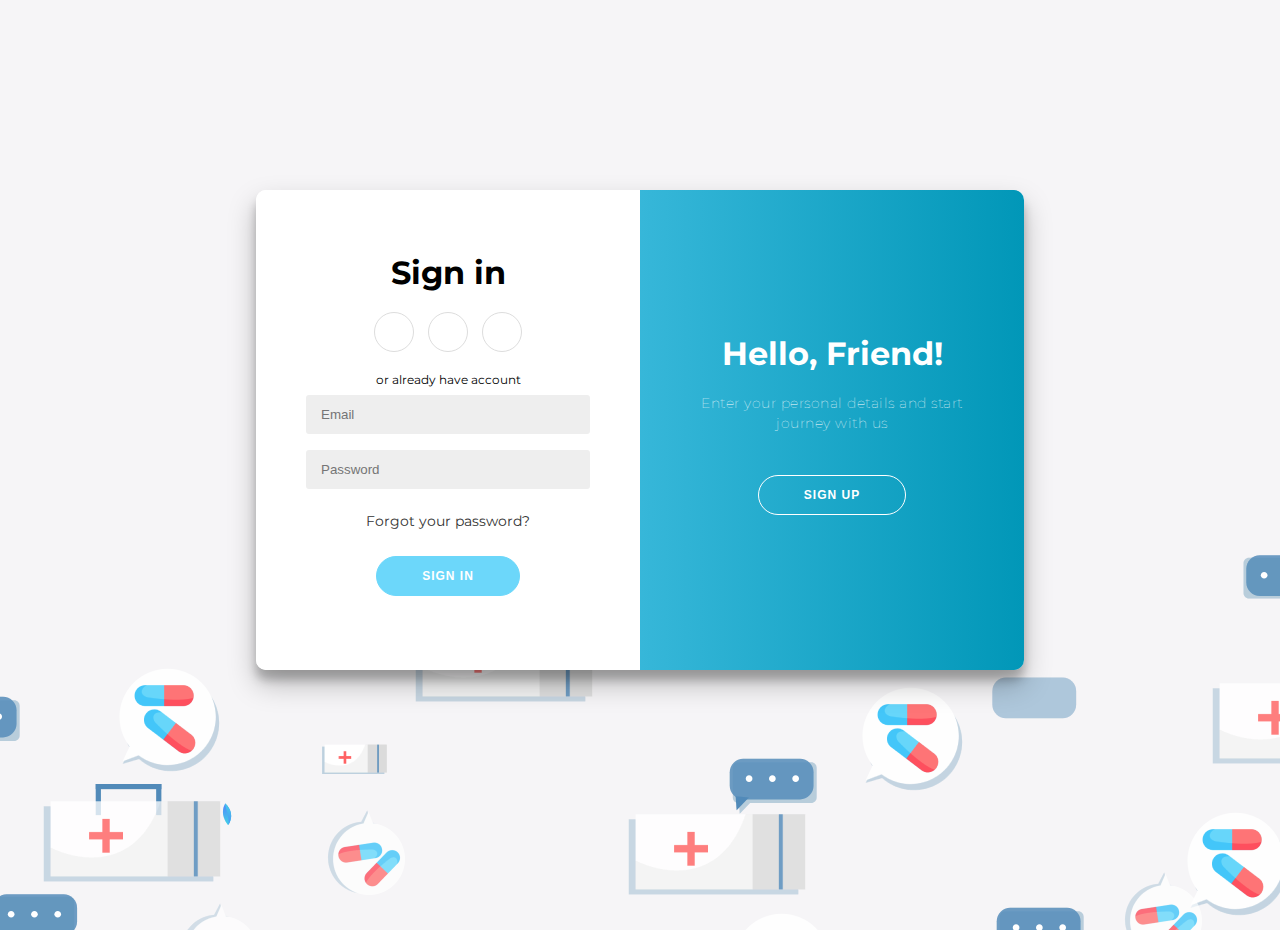
<file: index.html>
<!DOCTYPE html>
<html lang="en">
<head>
  <meta charset="UTF-8" />
  <meta name="viewport" content="width=device-width, initial-scale=1.0" />
  <title>MedApp</title>
  <!-- Link to external stylesheet for login page -->
  <link href="styles/login.css" rel="stylesheet" type="text/css" />
  <!-- Link to Font Awesome for icons -->
  <link
    rel="stylesheet"
    href="https://cdnjs.cloudflare.com/ajax/libs/font-awesome/6.5.2/css/all.min.css"
    integrity="sha512-SnH5WK+bZxgPHs44uWIX+LLJAJ9/2PkPKZ5QiAj6Ta86w+fsb2TkcmfRyVX3pBnMFcV7oQPJkl9QevSCWr3W6A=="
    crossorigin="anonymous"
    referrerpolicy="no-referrer"
  />
</head>
<body>
  <div class="container" id="container">
    <!-- Sign up form -->
    <div class="form-container sign-up-container">
      <form id="signUpForm" action="#">
        <h1>Create Account</h1>
        <!-- Social login options -->
        <div class="social-container">
          <a href="#" class="social"><i class="fab fa-facebook-f"></i> </a>
          <a href="#" class="social"><i class="fab fa-google-plus-g"></i></a>
          <a href="#" class="social"><i class="fab fa-linkedin-in"></i></a>
        </div>
        <!-- Instructions -->
        <span>or use your email for registration</span>
        <!-- Input fields for sign up -->
        <input type="text" id="signUpName" placeholder="Name" required />
        <input type="email" id="signUpEmail" placeholder="Email" required />
        <input
          type="password"
          id="signUpPassword"
          placeholder="Password"
          required
        />
        <input
          type="password"
          id="signUpConfirmPassword"
          placeholder="Confirm Password"
          required
        />
        <!-- Sign up button -->
        <button type="submit">Sign Up</button>
        <!-- Button for switching to sign in -->
        <button class="mobSignupBtn signIn">Already have an account</button>
      </form>
    </div>
    <!-- Sign in form -->
    <div class="form-container sign-in-container">
      <form action="#">
        <h1>Sign in</h1>
        <!-- Social login options -->
        <div class="social-container">
          <a href="#" class="social"><i class="fab fa-facebook-f"></i></a>
          <a href="#" class="social"><i class="fab fa-google-plus-g"></i></a>
          <a href="#" class="social"><i class="fab fa-linkedin-in"></i></a>
        </div>
        <!-- Instructions -->
        <span>or already have account</span>
        <!-- Input fields for sign in -->
        <input type="email" id="signInEmail" placeholder="Email" required />
        <input
          type="password"
          id="signInPassword"
          placeholder="Password"
          required
        />
        <!-- Forgot password link -->
        <a href="#">Forgot your password?</a>
        <!-- Sign in button -->
        <button type="submit">Sign In</button>
        <!-- Button for switching to sign up -->
        <button class="mobSignupBtn signUp" id="signUp">Create an account</button>
      </form>
    </div>
    <!-- Overlay for switching between sign up and sign in -->
    <div class="overlay-container">
      <div class="overlay">
        <!-- Left panel for sign in -->
        <div class="overlay-panel overlay-left">
          <h1>Welcome Back!</h1>
          <p>To keep connected with us please login with your personal info</p>
          <button class="signIn ghost">Sign In</button>
        </div>
        <!-- Right panel for sign up -->
        <div class="overlay-panel overlay-right">
          <h1>Hello, Friend!</h1>
          <p>Enter your personal details and start journey with us</p>
          <button class="signUp ghost">Sign Up</button>
        </div>
      </div>
    </div>
  </div>

  <!-- JavaScript for handling sign up/sign in switching and form submission -->
  <script>
    // Selecting sign up and sign in buttons and the main container
    const signUpButtons = document.getElementsByClassName("signUp");
    const signInButtons = document.getElementsByClassName("signIn");
    const container = document.getElementById("container");

    // Adding event listeners to sign up buttons
    for (let i = 0; i < signUpButtons.length; i++) {
      signUpButtons[i].addEventListener("click", () => {
        container.classList.add("right-panel-active");
      });
    }
    // Adding event listeners to sign in buttons
    for (let i = 0; i < signInButtons.length; i++) {
      signInButtons[i].addEventListener("click", () => {
        container.classList.remove("right-panel-active");
      });
    }

    // Selecting elements from sign up form
    const signUpForm = document.getElementById("signUpForm");
    const signUpName = document.getElementById("signUpName");
    const signUpEmail = document.getElementById("signUpEmail");
    const signUpPassword = document.getElementById("signUpPassword");
    const signUpConfirmPassword = document.getElementById("signUpConfirmPassword");

    // Adding event listener to sign up form submission
    signUpForm.addEventListener("submit", function (event) {
      event.preventDefault(); // Preventing the form from submitting

      // Retrieving values from form fields
      const name = signUpName.value.trim();
      const email = signUpEmail.value.trim();
      const password = signUpPassword.value.trim();
      const confirmPassword = signUpConfirmPassword.value.trim();

      // Basic form validation
      if (name === "" || email === "" || password === "" || confirmPassword === "") {
        alert("Please fill in all fields");
        return;
      }

      if (password !== confirmPassword) {
        alert("Passwords do not match");
        return;
      }

      // For demonstration purposes, logging the values (can be replaced with actual registration logic)
      console.log("Name:", name);
      console.log("Email:", email);
      console.log("Password:", password);
      console.log("Confirm Password:", confirmPassword);

      // Redirecting to registration page
      window.location.href = "registration.html";

      // Clearing the form fields
      signUpName.value = "";
      signUpEmail.value = "";
      signUpPassword.value = "";
      signUpConfirmPassword.value = "";
    });
  </script>

  <!-- JavaScript for background parallax effect -->
  <script>
    (function () {
      // Adding event listener for mouse movement
      document.addEventListener("mousemove", parallax);
      const elem = document.querySelector("body");

      // Function for parallax effect
      function parallax(e) {
        let _w = window.innerWidth / 2;
        let _h = window.innerHeight / 2;
        let _mouseX = e.clientX;
        let _mouseY = e.clientY;
        let _depth1 = `${50 - (_mouseX - _w) * 0.01}% ${50 - (_mouseY - _h) * 0.01}%`;
        let _depth2 = `${50 - (_mouseX - _w) * 0.02}% ${50 - (_mouseY - _h) * 0.02}%`;
        let _depth3 = `${50 - (_mouseX - _w) * 0.06}% ${50 - (_mouseY - _h) * 0.06}%`;
        let x = `${_depth3}, ${_depth2}, ${_depth1}`;
        console.log(x);
        elem.style.backgroundPosition = x;
      }
    })();
  </script>
</body>
</html>
</file>
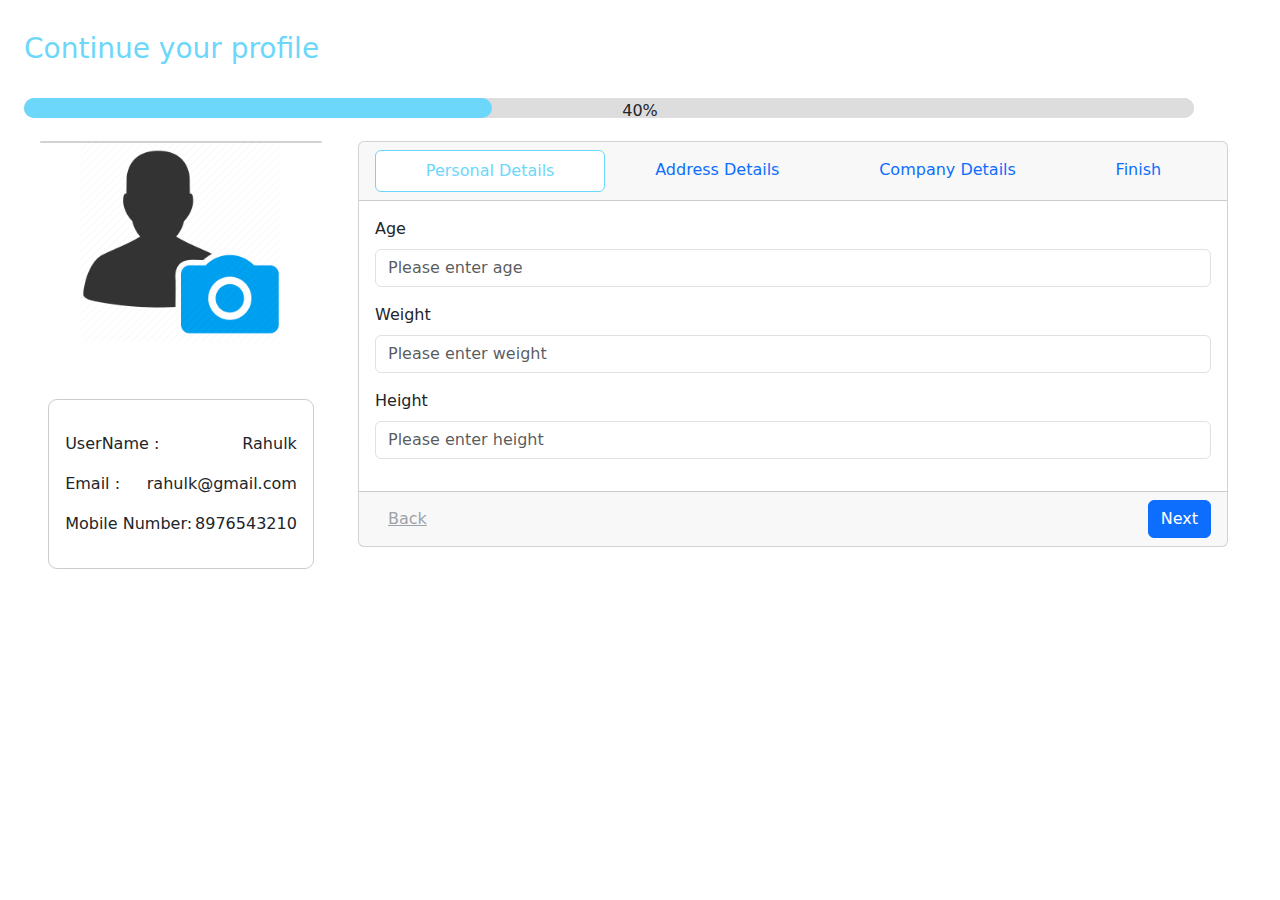
<file: registration.html>
<!DOCTYPE html>
<html lang="en">
  <head>
    <meta charset="UTF-8" />
    <meta name="viewport" content="width=device-width, initial-scale=1.0" />
    <title>Complete user Details</title>
    <link
      rel="stylesheet"
      href="https://cdn.jsdelivr.net/npm/bootstrap@5.0.2/dist/css/bootstrap.min.css"
    />
    <link rel="stylesheet" href="main.css" />
    <script src="https://code.jquery.com/jquery-3.6.1.min.js"></script>
  </head>
  <body>
    <header></header>

    <section class="mt-4 registrationBox shadow-none m-lg-4">
      <h3>Continue your profile</h3>
      <div class="progress-bar__wrapper">
        <label class="progress-bar__value" htmlFor="progress-bar"> 40% </label>
        <progress id="progress-bar" value="40" max="100"></progress>
      </div>
      <div class="row m-1">
        <div class="col-lg-3 col-12">
          <div class="profilePicDiv">
            <div class="card">
              <div class="imgAvatar">
                <input type="file" />
              </div>
            </div>
          </div>
          <div class="userDetails">
            <div class="nameText">
              <span> UserName :</span>
              <span> Rahulk</span>
            </div>
            <div class="nameText">
              <span> Email :</span>
              <span> rahulk@gmail.com</span>
            </div>
            <div class="nameText">
              <span> Mobile Number:</span>
              <span> 8976543210</span>
            </div>
          </div>
        </div>
        <div class="detailsDiv col-lg-9 col-12">
          <div class="container shadow-none">
            <form class="card">
              <div class="card-header">
                <nav class="nav nav-pills nav-fill">
                  <a class="nav-link tab-pills" href="#">Personal Details</a>
                  <a class="nav-link tab-pills" href="#">Address Details</a>
                  <a class="nav-link tab-pills" href="#">Company Details</a>
                  <a class="nav-link tab-pills" href="#">Finish</a>
                </nav>
              </div>
              <div class="card-body">
                <div class="tab d-none">
                  <div class="mb-3">
                    <label for="name" class="form-label">Age</label>
                    <input
                      type="text"
                      class="form-control"
                      name="name"
                      id="name"
                      placeholder="Please enter age"
                    />
                  </div>
                  <div class="mb-3">
                    <label for="email" class="form-label">Weight</label>
                    <input
                      type="text"
                      class="form-control"
                      name="email"
                      id="email"
                      placeholder="Please enter weight"
                    />
                  </div>
                  <div class="mb-3">
                    <label for="password" class="form-label">Height</label>
                    <input
                      type="text"
                      class="form-control"
                      name="password"
                      id="password"
                      placeholder="Please enter height"
                    />
                  </div>
                </div>

                <div class="tab d-none">
                  <div class="mb-3">
                    <label for="name" class="form-label">Address 1</label>
                    <input
                      type="text"
                      class="form-control"
                      name="name"
                      id="name"
                      placeholder="Please enter address 1"
                    />
                  </div>
                  <div class="mb-3">
                    <label for="email" class="form-label">Address 2</label>
                    <input
                      type="email"
                      class="form-control"
                      name="email"
                      id="email"
                      placeholder="Please enter address 2"
                    />
                  </div>
                  <div class="row">
                    <div class="mb-3 col-md-6">
                      <label for="city" class="form-label">City</label>
                      <input
                        type="text"
                        class="form-control"
                        name="city"
                        id="city"
                        placeholder="Please enter city"
                      />
                    </div>
                    <div class="mb-3 col-md-6">
                      <label for="state" class="form-label">State</label>
                      <input
                        type="state"
                        class="form-control"
                        name="state"
                        id="state"
                        placeholder="Please enter state"
                      />
                    </div>
                  </div>
                </div>

                <div class="tab d-none">
                  <div class="mb-3">
                    <label for="company_name" class="form-label"
                      >Company Name</label
                    >
                    <input
                      type="text"
                      class="form-control"
                      name="company_name"
                      id="company_name"
                      placeholder="Please enter company name"
                    />
                  </div>
                  <div class="mb-3">
                    <label for="company_address" class="form-label"
                      >Company Address</label
                    >
                    <textarea
                      class="form-control"
                      name="company_address"
                      id="company_address"
                      placeholder="Please enter company address"
                    ></textarea>
                  </div>
                </div>

                <div class="tab d-none">
                  <p>All Set! Please submit to continue. Thank you</p>
                </div>
              </div>
              <div class="card-footer text-end">
                <div class="d-flex">
                  <button
                    type="button"
                    id="back_button"
                    class="btn btn-link"
                    onclick="back()"
                  >
                    Back
                  </button>
                  <button
                    type="button"
                    id="next_button"
                    class="btn btn-primary ms-auto"
                    onclick="next()"
                  >
                    Next
                  </button>
                </div>
              </div>
            </form>
          </div>
        </div>
      </div>
    </section>

    <script>
      var current = 0;
      var tabs = $(".tab");
      var tabs_pill = $(".tab-pills");

      loadFormData(current);

      function loadFormData(n) {
        $(tabs_pill[n]).addClass("active");
        $(tabs[n]).removeClass("d-none");
        $("#back_button").attr("disabled", n == 0 ? true : false);
        n == tabs.length - 1
          ? $("#next_button").text("Submit").removeAttr("onclick")
          : $("#next_button")
              .attr("type", "button")
              .text("Next")
              .attr("onclick", "next()");
      }

      function next() {
        $(tabs[current]).addClass("d-none");
        $(tabs_pill[current]).removeClass("active");

        current++;
        loadFormData(current);
      }

      function back() {
        $(tabs[current]).addClass("d-none");
        $(tabs_pill[current]).removeClass("active");

        current--;
        loadFormData(current);
      }
    </script>
  </body>
</html>
</file>
<file: styles/login.css>
@import url("https://fonts.googleapis.com/css?family=Montserrat:400,800");
@import url("https://fonts.googleapis.com/css?family=Montserrat:400,800");
* {
  box-sizing: border-box;
}

body {
  background: #f6f5f7;
  display: flex;
  justify-content: center;
  align-items: center;
  flex-direction: column;
  font-family: "Montserrat", sans-serif;
  height: 100vh;
  margin: -20px 0 50px;
  cursor: url("/assets/icons/pointer2.svg"), auto !important;
}

h1 {
  font-weight: bold;
  margin: 0;
}

h2 {
  text-align: center;
}

p {
  font-size: 14px;
  font-weight: 100;
  line-height: 20px;
  letter-spacing: 0.5px;
  margin: 20px 0 30px;
}

span {
  font-size: 12px;
}

a {
  color: #333;
  font-size: 14px;
  text-decoration: none;
  margin: 15px 0;
}

.mobSignupBtn {
  border: 0px solid #6cd7fa;
  padding: 0.7rem;
  background: #fff;
  color: #6cd7fa;
  margin: 1rem;
  width: 100%;
}

button {
  border-radius: 20px;
  border: 1px solid #6cd7fa;
  background-color: #6cd7fa;
  color: #FFFFFF;
  font-size: 12px;
  font-weight: bold;
  padding: 12px 45px;
  letter-spacing: 1px;
  text-transform: uppercase;
  transition: transform 80ms ease-in;
  cursor: pointer;
  margin: 0.7rem;
}
button:hover {
  letter-spacing: 1.25px;
}

button:active {
  transform: scale(0.95);
}

button:focus {
  outline: none;
}

button.ghost {
  background-color: transparent;
  border-color: #FFFFFF;
}

form {
  background-color: #FFFFFF;
  display: flex;
  align-items: center;
  justify-content: center;
  flex-direction: column;
  padding: 0 50px;
  height: 100%;
  text-align: center;
}

input {
  background-color: #eee;
  border: none;
  padding: 12px 15px;
  margin: 8px 0;
  width: 100%;
  border-radius: 3px;
}

.container {
  background-color: #fff;
  border-radius: 10px;
  box-shadow: 0 7px 14px rgba(0, 0, 0, 0.15), 0 2px 2px rgba(0, 0, 0, 0);
  position: relative;
  overflow: hidden;
  width: 768px;
  max-width: 94%;
  min-height: 540px;
}

.form-container {
  position: absolute;
  top: 0;
  height: 100%;
  transition: all 0.43s ease-in-out;
}

.sign-in-container {
  left: 0;
  width: 100%;
  z-index: 2;
}

.container.right-panel-active .sign-in-container {
  transform: translateX(100%);
}

.sign-up-container {
  left: 0;
  width: 100%;
  opacity: 0;
  z-index: 1;
}

.container.right-panel-active .sign-up-container {
  transform: translateX(0%);
  opacity: 1;
  z-index: 5;
  animation: show;
}

@keyframes show {
  0%, 49.99% {
    opacity: 0;
    z-index: 1;
  }
  50%, 100% {
    opacity: 1;
    z-index: 5;
  }
}
.overlay-container {
  position: initial;
  top: 0;
  left: 50%;
  width: 100%;
  height: 100%;
  transition: transform 0.6s ease-in-out;
  z-index: 100;
}

.container.right-panel-active .overlay-container {
  transform: translateX(-100%);
}

.overlay {
  background: #0197b8;
  background: -webkit-linear-gradient(to right, #6cd7fa, #0197b8);
  background: linear-gradient(to right, #6cd7fa, #0197b8);
  background-repeat: no-repeat;
  background-size: cover;
  background-position: 0 0;
  color: #FFFFFF;
  position: relative;
  left: -100%;
  height: 100%;
  opacity: 0.5;
  width: 200%;
  transform: translateX(0);
  transition: transform 0.6s ease-in-out;
}

.container.right-panel-active .overlay {
  transform: translateX(50%);
}

.overlay-panel {
  position: absolute;
  display: flex;
  align-items: center;
  justify-content: center;
  flex-direction: column;
  padding: 0 40px;
  text-align: center;
  top: 0;
  height: 100%;
  width: 50%;
  transform: translateX(0);
  transition: transform 0.4s ease-in-out;
}
.overlay-panel h1,
.overlay-panel p {
  display: none;
}

.overlay-left {
  transform: translateX(-20%);
}

.container.right-panel-active .overlay-left {
  transform: translateX(0);
}

.overlay-right {
  right: 0;
  transform: translateX(0);
}

.container.right-panel-active .overlay-right {
  transform: translateX(20%);
}

.social-container {
  margin: 20px 0;
}

.social-container a {
  border: 1px solid #DDDDDD;
  border-radius: 50%;
  display: inline-flex;
  justify-content: center;
  align-items: center;
  margin: 0 5px;
  height: 40px;
  width: 40px;
}

footer {
  background-color: #222;
  color: #fff;
  font-size: 14px;
  bottom: 0;
  position: fixed;
  left: 0;
  right: 0;
  text-align: center;
  z-index: 999;
}

footer p {
  margin: 10px 0;
}

footer i {
  color: red;
}

footer a {
  color: #3c97bf;
  text-decoration: none;
}

@media screen and (min-width: 768px) {
  body {
    background: #f6f5f7;
    display: flex;
    justify-content: center;
    align-items: center;
    flex-direction: column;
    font-family: "Montserrat", sans-serif;
    height: 100vh;
    margin: -20px 0 50px;
    cursor: url("/assets/icons/pointer2.svg"), auto !important;
  }
  h1 {
    font-weight: bold;
    margin: 0;
  }
  h2 {
    text-align: center;
  }
  p {
    font-size: 14px;
    font-weight: 100;
    line-height: 20px;
    letter-spacing: 0.5px;
    margin: 20px 0 30px;
  }
  span {
    font-size: 12px;
  }
  a {
    color: #333;
    font-size: 14px;
    text-decoration: none;
    margin: 15px 0;
  }
  button {
    border-radius: 20px;
    border: 1px solid #6cd7fa;
    background-color: #6cd7fa;
    color: #FFFFFF;
    font-size: 12px;
    font-weight: bold;
    padding: 12px 45px;
    letter-spacing: 1px;
    text-transform: uppercase;
    transition: transform 80ms ease-in;
    cursor: pointer;
  }
  button:hover {
    letter-spacing: 1.25px;
  }
  button:active {
    transform: scale(0.95);
  }
  button:focus {
    outline: none;
  }
  button.ghost {
    background-color: transparent;
    border-color: #FFFFFF;
  }
  form {
    background-color: #FFFFFF;
    display: flex;
    align-items: center;
    justify-content: center;
    flex-direction: column;
    padding: 0 50px;
    height: 100%;
    text-align: center;
  }
  input {
    background-color: #eee;
    border: none;
    padding: 12px 15px;
    margin: 8px 0;
    width: 100%;
  }
  .container {
    background-color: #fff;
    border-radius: 10px;
    box-shadow: 0 14px 28px rgba(0, 0, 0, 0.25), 0 10px 10px rgba(0, 0, 0, 0.22);
    position: relative;
    overflow: hidden;
    width: 768px;
    max-width: 100%;
    min-height: 480px;
  }
  .form-container {
    position: absolute;
    top: 0;
    height: 100%;
    transition: all 0.6s ease-in-out;
  }
  .sign-in-container {
    left: 0;
    width: 50%;
    z-index: 2;
  }
  .mobSignupBtn {
    display: none;
  }
  .container.right-panel-active .sign-in-container {
    transform: translateX(100%);
  }
  .sign-up-container {
    left: 0;
    width: 50%;
    opacity: 0;
    z-index: 1;
  }
  .container.right-panel-active .sign-up-container {
    transform: translateX(100%);
    opacity: 1;
    z-index: 5;
    animation: show 0.6s;
  }
  @keyframes show {
    0%, 49.99% {
      opacity: 0;
      z-index: 1;
    }
    50%, 100% {
      opacity: 1;
      z-index: 5;
    }
  }
  .overlay-container {
    position: absolute;
    top: 0;
    left: 50%;
    width: 50%;
    height: 100%;
    overflow: hidden;
    transition: transform 0.6s ease-in-out;
    z-index: 100;
  }
  .container.right-panel-active .overlay-container {
    transform: translateX(-100%);
  }
  .overlay {
    background: #0197b8;
    background: -webkit-linear-gradient(to right, #6cd7fa, #0197b8);
    background: linear-gradient(to right, #6cd7fa, #0197b8);
    background-repeat: no-repeat;
    background-size: cover;
    background-position: 0 0;
    color: #FFFFFF;
    position: relative;
    left: -100%;
    height: 100%;
    width: 200%;
    opacity: 1;
    transform: translateX(0);
    transition: transform 0.6s ease-in-out;
  }
  .overlay h1,
.overlay p {
    display: block;
  }
  .container.right-panel-active .overlay {
    transform: translateX(50%);
  }
  .overlay-panel {
    position: absolute;
    display: flex;
    align-items: center;
    justify-content: center;
    flex-direction: column;
    padding: 0 40px;
    text-align: center;
    top: 0;
    height: 100%;
    width: 50%;
    transform: translateX(0);
    transition: transform 0.6s ease-in-out;
  }
  .overlay-left {
    transform: translateX(-20%);
  }
  .container.right-panel-active .overlay-left {
    transform: translateX(0);
  }
  .overlay-right {
    right: 0;
    transform: translateX(0);
  }
  .container.right-panel-active .overlay-right {
    transform: translateX(20%);
  }
  .social-container {
    margin: 20px 0;
  }
  .social-container a {
    border: 1px solid #DDDDDD;
    border-radius: 50%;
    display: inline-flex;
    justify-content: center;
    align-items: center;
    margin: 0 5px;
    height: 40px;
    width: 40px;
  }
  footer {
    background-color: #222;
    color: #fff;
    font-size: 14px;
    bottom: 0;
    position: fixed;
    left: 0;
    right: 0;
    text-align: center;
    z-index: 999;
  }
  footer p {
    margin: 10px 0;
  }
  footer i {
    color: red;
  }
  footer a {
    color: #3c97bf;
    text-decoration: none;
  }
}
body {
  position: relative;
  background-image: url("/assets/img/bg3.webp"), url("/assets/img/bg4.webp");
  background-repeat: no-repeat;
  background-position: center;
  animation: fadeInAnimation ease 3s;
  animation-iteration-count: 1;
  animation-fill-mode: forwards;
}

@keyframes fadeInAnimation {
  0% {
    opacity: 0;
  }
  100% {
    opacity: 1;
  }
}

/*# sourceMappingURL=login.css.map */
</file>
<file: main.css>
@import url("https://fonts.googleapis.com/css?family=Montserrat:400,800");
.registrationBox h3 {
  color: #6cd7fa;
  margin: 2rem 0;
}
.registrationBox .profilePicDiv {
  display: block;
  margin: auto;
  position: relative;
  min-height: 250px;
}
.registrationBox .profilePicDiv .imgAvatar input {
  position: absolute;
  opacity: 0 !important;
  padding: 9rem;
  z-index: 99;
  height: 100px;
  width: 300px;
}
.registrationBox .profilePicDiv .imgAvatar::after {
  position: absolute;
  display: block;
  content: "";
  background: url("assets/img/cam2.webp") no-repeat;
  background-size: contain;
  width: 100%;
  height: 200px;
  background-position: center;
}
.registrationBox .userDetails {
  position: relative;
  margin: 0.51rem;
  border: 1px solid #ccc;
  padding: 1rem;
  border-radius: 9px;
}
.registrationBox .userDetails .nameText {
  display: flex;
  width: 100%;
  margin: 1rem 0;
  justify-content: space-between;
}
.registrationBox .detailsDiv {
  text-align: start;
}
.registrationBox .detailsDiv .container {
  min-height: 400px;
}
.registrationBox .detailsDiv .nav-pills .nav-link.active,
.registrationBox .detailsDiv .nav-pills .show > .nav-link {
  border: 1px solid #6cd7fa;
  color: #6cd7fa;
  background-color: #fff;
}
.registrationBox .detailsDiv .form-control:focus {
  box-shadow: none;
  border: 1px solid #6cd7fa;
}
.registrationBox .progress-bar__wrapper {
  position: relative;
  margin-bottom: 1rem;
}
.registrationBox .progress-bar__value {
  position: absolute;
  display: flex;
  flex-direction: column;
  align-items: center;
  gap: 8px;
  top: 50%;
  left: 50%;
  transform: translate(-50%, -50%);
}
.registrationBox progress {
  width: 95%;
  height: 20px;
  border-radius: 50px;
  background-color: #ddd;
  transition: width 300ms ease;
}
.registrationBox progress[value]::-webkit-progress-bar {
  width: 100%;
  height: 20px;
  border-radius: 50px;
  background-color: #ddd;
  transition: width 300ms ease;
}
.registrationBox progress[value]::-webkit-progress-value {
  width: 0;
  border-radius: 50px;
  background-color: #6cd7fa;
  transition: width 300ms ease;
}

/*# sourceMappingURL=main.css.map */
</file>
